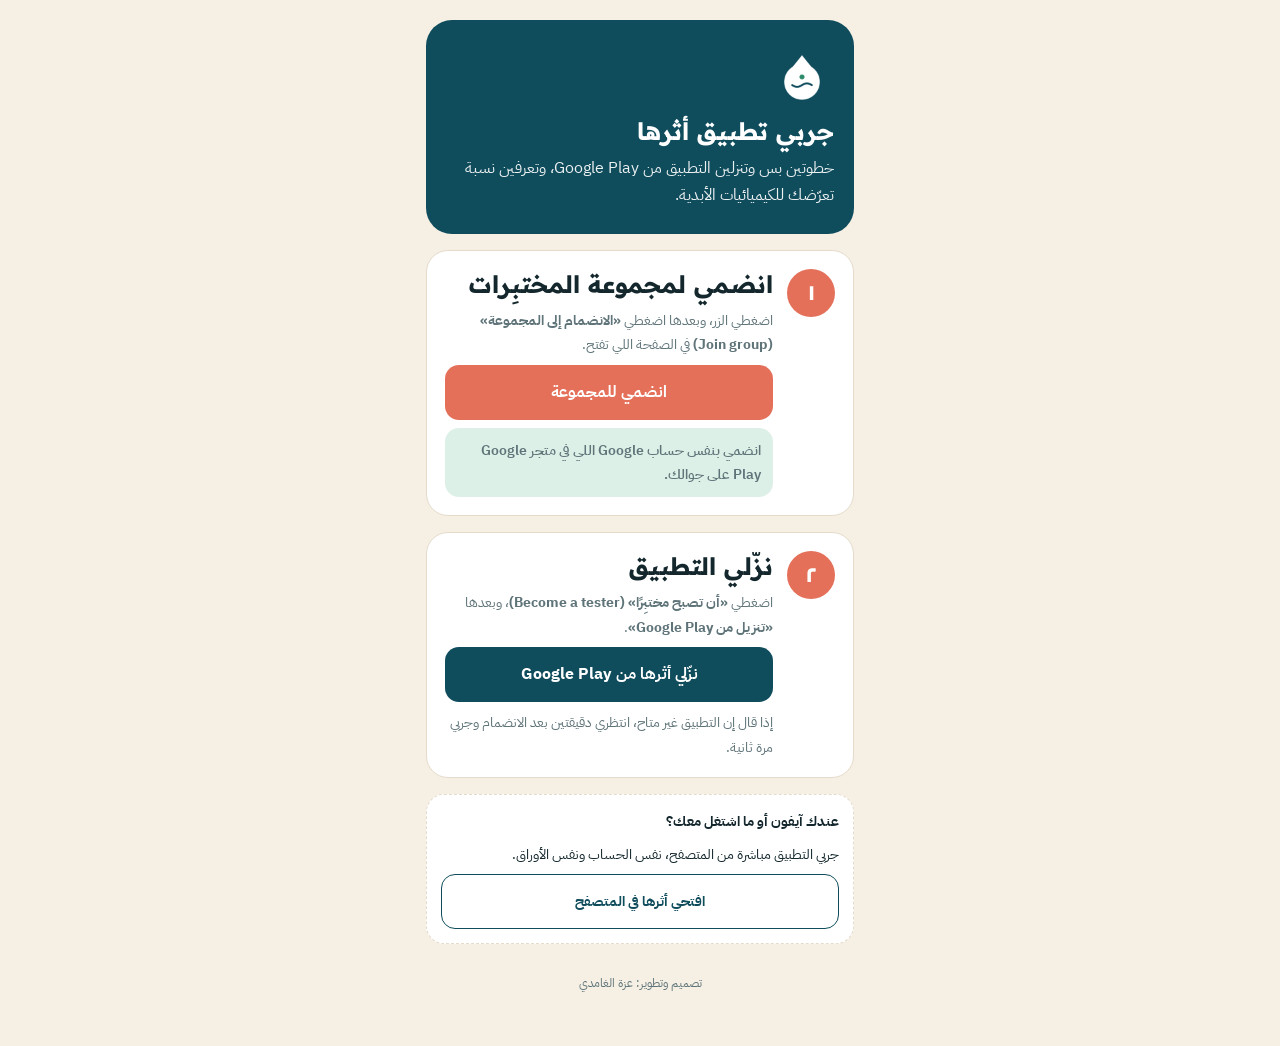
<file: join.html>
<!doctype html>
<html lang="ar" dir="rtl">
<head>
<meta charset="utf-8">
<meta name="viewport" content="width=device-width,initial-scale=1,viewport-fit=cover">
<title>جربي أثرها</title>
<meta name="theme-color" content="#0F4C5C">
<link rel="icon" href="icon-192.png">
<link rel="stylesheet" href="https://fonts.googleapis.com/css2?family=IBM+Plex+Sans+Arabic:wght@400;500;600;700&family=Readex+Pro:wght@600;700&display=swap">
<style>
:root{--sand:#F5EFE4;--card:#fff;--ink:#13272D;--muted:#5F7479;--line:#E4DBCB;--sea:#0F4C5C;--sea2:#1B6B78;--reef:#E5705A;--kelp:#2E8B6E;--kelpsoft:#DDF0E7;--onsea:#fff}
@media (prefers-color-scheme:dark){:root{--sand:#0B1B20;--card:#12272D;--ink:#E8F0EE;--muted:#93A9AD;--line:#24393E;--sea:#5EC4C9;--sea2:#3FA3AA;--reef:#F08C72;--kelp:#5CC79E;--kelpsoft:#173A2F;--onsea:#06252A}}
*{box-sizing:border-box}
body{margin:0;background:var(--sand);color:var(--ink);font-family:"IBM Plex Sans Arabic",system-ui,sans-serif;line-height:1.7}
main{max-width:460px;margin:0 auto;padding:20px 16px 40px;display:flex;flex-direction:column;gap:16px}
h1,h2{font-family:"Readex Pro","IBM Plex Sans Arabic",sans-serif;margin:0;line-height:1.3}
.hero{background:var(--sea);color:var(--onsea);border-radius:26px;padding:24px 20px;display:flex;flex-direction:column;gap:8px}
.hero img{width:64px;height:64px;border-radius:16px}
.hero p{margin:0;opacity:.92}
.step{background:var(--card);border:1px solid var(--line);border-radius:22px;padding:18px;display:grid;grid-template-columns:48px 1fr;gap:14px;align-items:start}
.num{width:48px;height:48px;border-radius:50%;background:var(--reef);color:#fff;display:grid;place-items:center;font-family:"Readex Pro",sans-serif;font-weight:700;font-size:1.3rem}
.step.done .num{background:var(--kelp)}
.step div{display:flex;flex-direction:column;gap:8px;min-width:0}
.step p{margin:0;color:var(--muted);font-size:.9rem}
.btn{display:flex;align-items:center;justify-content:center;gap:8px;padding:14px 16px;border-radius:14px;font-weight:700;text-decoration:none;background:var(--sea);color:var(--onsea);border:0;font:inherit;font-weight:700;cursor:pointer}
.btn.reef{background:var(--reef);color:#fff}
.btn.ghost{background:transparent;color:var(--sea);border:1.5px solid var(--sea)}
.tip{background:var(--kelpsoft);color:var(--kelp);border-radius:14px;padding:10px 12px;font-size:.85rem;font-weight:600}
.alt{background:var(--card);border:1px dashed var(--line);border-radius:18px;padding:14px;display:flex;flex-direction:column;gap:8px;font-size:.9rem}
.credit{text-align:center;font-size:.78rem;color:var(--muted)}
a:focus-visible,.btn:focus-visible{outline:3px solid var(--sea2);outline-offset:2px}
</style>
</head>
<body>
<main>
  <section class="hero">
    <img src="icon-192.png" alt="">
    <h1>جربي تطبيق أثرها</h1>
    <p>خطوتين بس وتنزلين التطبيق من Google Play، وتعرفين نسبة تعرّضك للكيميائيات الأبدية.</p>
  </section>

  <section class="step" id="s1">
    <span class="num">١</span>
    <div>
      <h2>انضمي لمجموعة المختبِرات</h2>
      <p>اضغطي الزر، وبعدها اضغطي <b>«الانضمام إلى المجموعة» (Join group)</b> في الصفحة اللي تفتح.</p>
      <a class="btn reef" id="join" href="https://groups.google.com/g/atharha-testers" target="_blank" rel="noopener">انضمي للمجموعة</a>
      <p class="tip">انضمي بنفس حساب Google اللي في متجر Google Play على جوالك.</p>
    </div>
  </section>

  <section class="step" id="s2">
    <span class="num">٢</span>
    <div>
      <h2>نزّلي التطبيق</h2>
      <p>اضغطي <b>«أن تصبح مختبِرًا» (Become a tester)</b>، وبعدها <b>«تنزيل من Google Play»</b>.</p>
      <a class="btn" href="https://play.google.com/apps/testing/com.atharha.app" target="_blank" rel="noopener">نزّلي أثرها من Google Play</a>
      <p>إذا قال إن التطبيق غير متاح، انتظري دقيقتين بعد الانضمام وجربي مرة ثانية.</p>
    </div>
  </section>

  <section class="alt">
    <b>عندك آيفون أو ما اشتغل معك؟</b>
    <span>جربي التطبيق مباشرة من المتصفح، نفس الحساب ونفس الأوراق.</span>
    <a class="btn ghost" href="./">افتحي أثرها في المتصفح</a>
  </section>

  <p class="credit">تصميم وتطوير: عزة الغامدي</p>
</main>
<script>
document.getElementById('join').addEventListener('click', () => document.getElementById('s1').classList.add('done'));
</script>
</body>
</html>
</file>
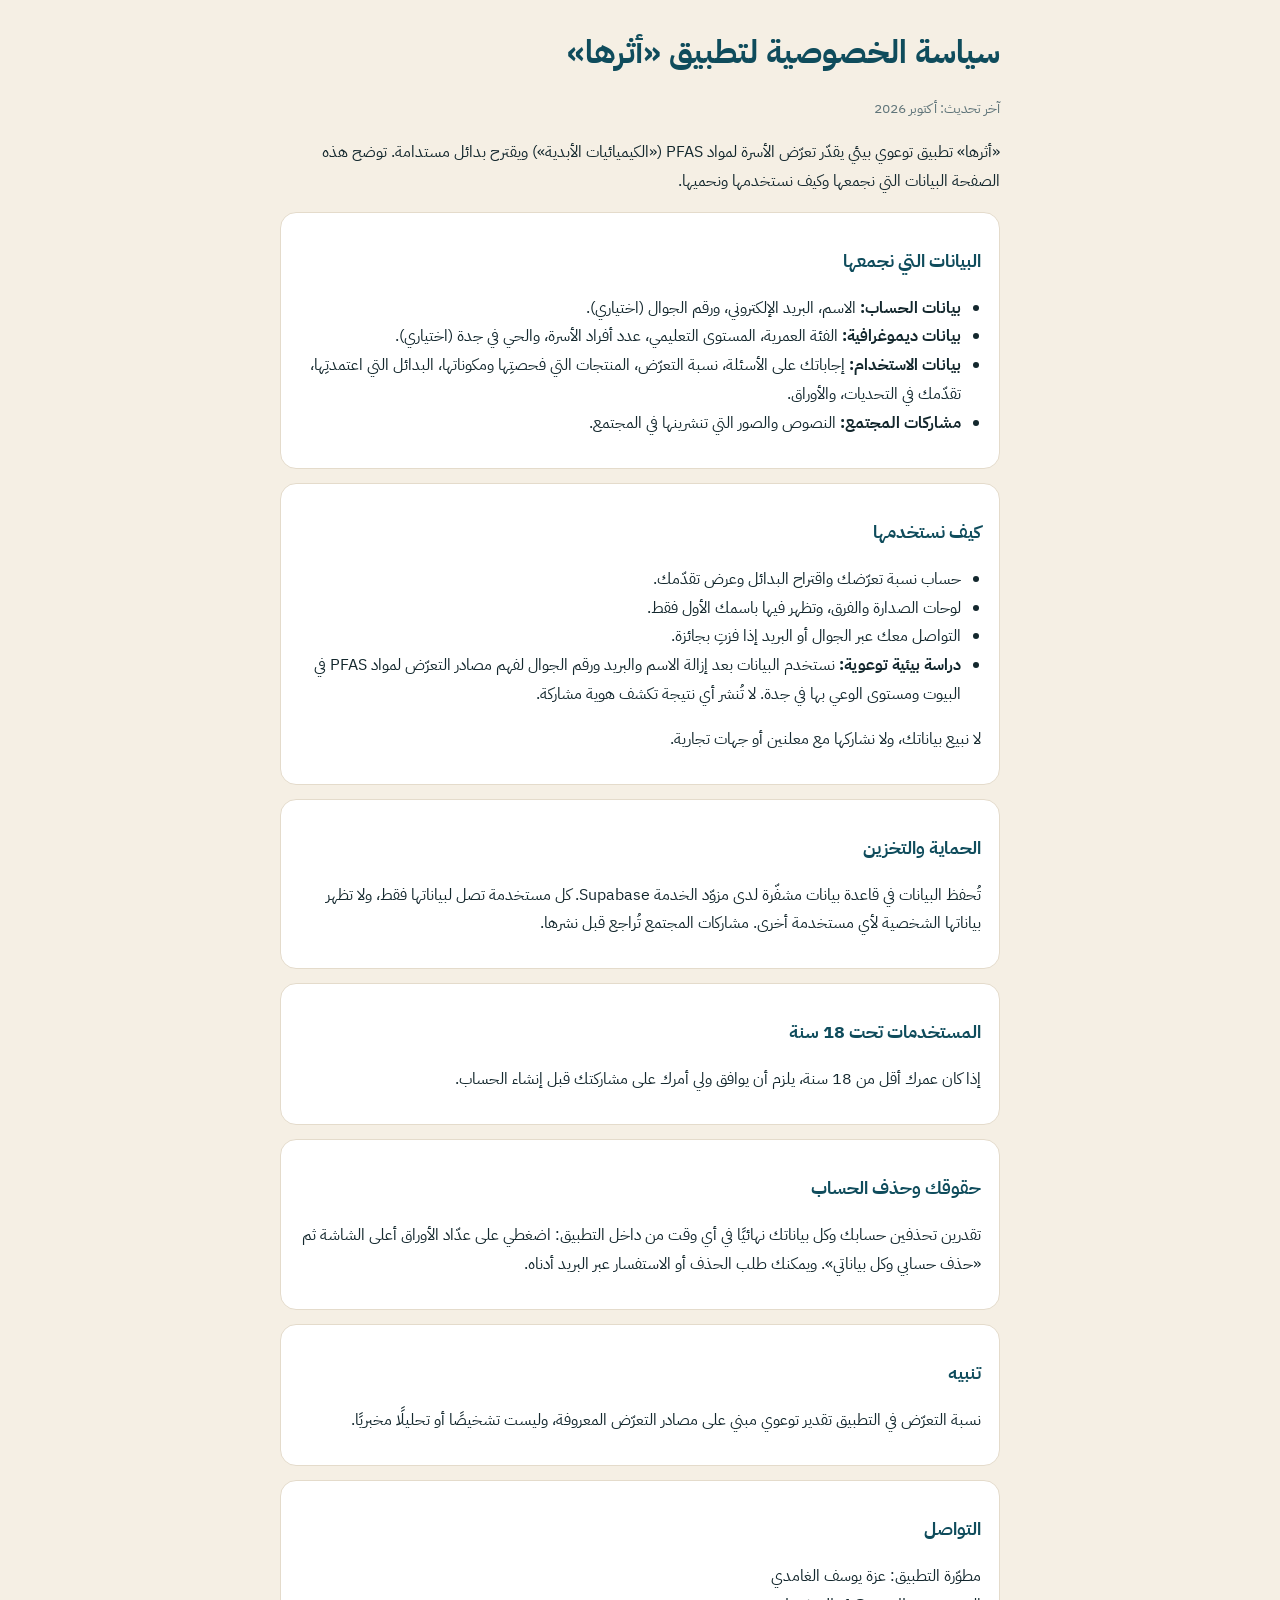
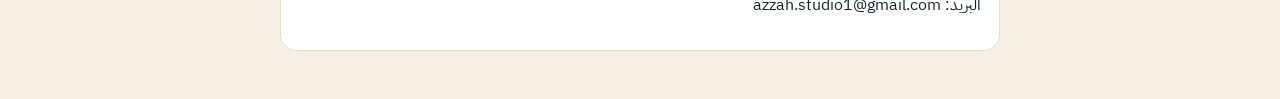
<file: privacy.html>
<!doctype html>
<html lang="ar" dir="rtl">
<head>
<meta charset="utf-8">
<meta name="viewport" content="width=device-width,initial-scale=1">
<title>سياسة الخصوصية · أثرها</title>
<link rel="stylesheet" href="https://fonts.googleapis.com/css2?family=IBM+Plex+Sans+Arabic:wght@400;600;700&display=swap">
<style>
:root{--bg:#F5EFE4;--ink:#13272D;--muted:#5F7479;--sea:#0F4C5C;--line:#E4DBCB;--card:#fff}
@media (prefers-color-scheme:dark){:root{--bg:#0B1B20;--ink:#E8F0EE;--muted:#93A9AD;--sea:#5EC4C9;--line:#24393E;--card:#12272D}}
body{margin:0;background:var(--bg);color:var(--ink);font-family:"IBM Plex Sans Arabic",system-ui,sans-serif;line-height:1.8}
main{max-width:720px;margin:0 auto;padding:24px 16px 48px}
h1{color:var(--sea);margin:0 0 4px}h2{color:var(--sea);font-size:1.15rem;margin-top:28px}
.date{color:var(--muted);font-size:.9rem}
section{background:var(--card);border:1px solid var(--line);border-radius:16px;padding:4px 18px 14px;margin-top:14px}
ul{padding-inline-start:20px}
</style>
</head>
<body>
<main>
<h1>سياسة الخصوصية لتطبيق «أثرها»</h1>
<p class="date">آخر تحديث: أكتوبر 2026</p>
<p>«أثرها» تطبيق توعوي بيئي يقدّر تعرّض الأسرة لمواد PFAS («الكيميائيات الأبدية») ويقترح بدائل مستدامة. توضح هذه الصفحة البيانات التي نجمعها وكيف نستخدمها ونحميها.</p>

<section>
<h2>البيانات التي نجمعها</h2>
<ul>
<li><b>بيانات الحساب:</b> الاسم، البريد الإلكتروني، ورقم الجوال (اختياري).</li>
<li><b>بيانات ديموغرافية:</b> الفئة العمرية، المستوى التعليمي، عدد أفراد الأسرة، والحي في جدة (اختياري).</li>
<li><b>بيانات الاستخدام:</b> إجاباتك على الأسئلة، نسبة التعرّض، المنتجات التي فحصتِها ومكوناتها، البدائل التي اعتمدتِها، تقدّمك في التحديات، والأوراق.</li>
<li><b>مشاركات المجتمع:</b> النصوص والصور التي تنشرينها في المجتمع.</li>
</ul>
</section>

<section>
<h2>كيف نستخدمها</h2>
<ul>
<li>حساب نسبة تعرّضك واقتراح البدائل وعرض تقدّمك.</li>
<li>لوحات الصدارة والفرق، وتظهر فيها باسمك الأول فقط.</li>
<li>التواصل معك عبر الجوال أو البريد إذا فزتِ بجائزة.</li>
<li><b>دراسة بيئية توعوية:</b> نستخدم البيانات بعد إزالة الاسم والبريد ورقم الجوال لفهم مصادر التعرّض لمواد PFAS في البيوت ومستوى الوعي بها في جدة. لا تُنشر أي نتيجة تكشف هوية مشاركة.</li>
</ul>
<p>لا نبيع بياناتك، ولا نشاركها مع معلنين أو جهات تجارية.</p>
</section>

<section>
<h2>الحماية والتخزين</h2>
<p>تُحفظ البيانات في قاعدة بيانات مشفّرة لدى مزوّد الخدمة Supabase. كل مستخدمة تصل لبياناتها فقط، ولا تظهر بياناتها الشخصية لأي مستخدمة أخرى. مشاركات المجتمع تُراجع قبل نشرها.</p>
</section>

<section>
<h2>المستخدمات تحت 18 سنة</h2>
<p>إذا كان عمرك أقل من 18 سنة، يلزم أن يوافق ولي أمرك على مشاركتك قبل إنشاء الحساب.</p>
</section>

<section>
<h2>حقوقك وحذف الحساب</h2>
<p>تقدرين تحذفين حسابك وكل بياناتك نهائيًا في أي وقت من داخل التطبيق: اضغطي على عدّاد الأوراق أعلى الشاشة ثم «حذف حسابي وكل بياناتي». ويمكنك طلب الحذف أو الاستفسار عبر البريد أدناه.</p>
</section>

<section>
<h2>تنبيه</h2>
<p>نسبة التعرّض في التطبيق تقدير توعوي مبني على مصادر التعرّض المعروفة، وليست تشخيصًا أو تحليلًا مخبريًا.</p>
</section>

<section>
<h2>التواصل</h2>
<p>مطوّرة التطبيق: عزة يوسف الغامدي<br>البريد: <span dir="ltr">azzah.studio1@gmail.com</span></p>
</section>
</main>
</body>
</html>
</file>
